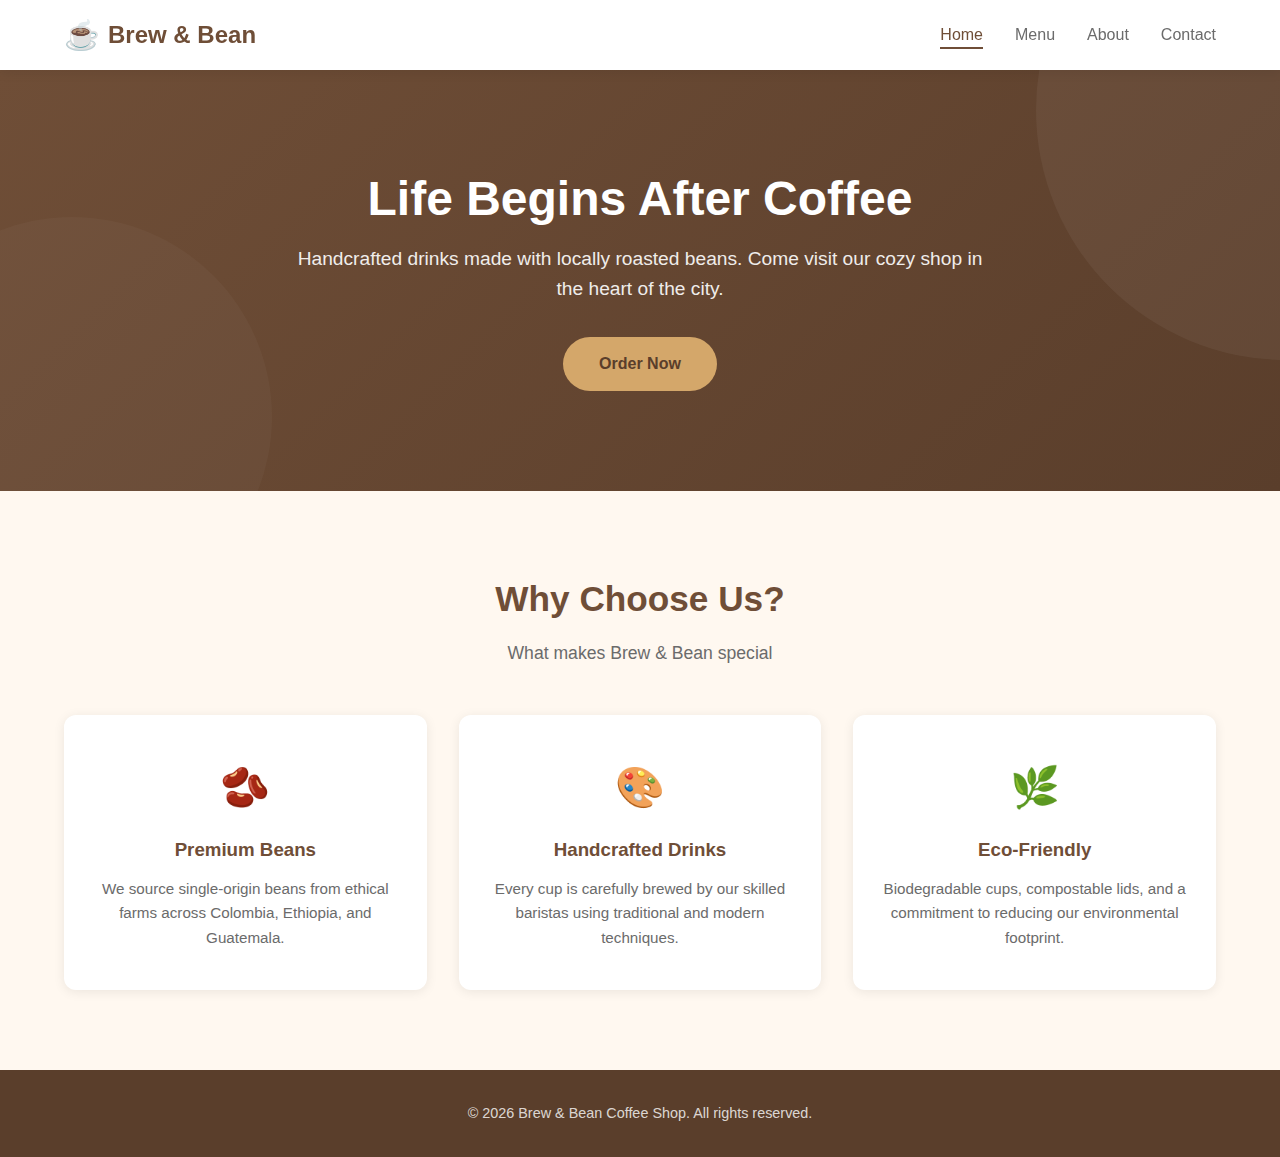
<file: index.html>
<!DOCTYPE html>
<html lang="en">
<head>
  <meta charset="UTF-8" />
  <meta name="viewport" content="width=device-width, initial-scale=1.0" />
  <title>Brew & Bean – Home</title>
  <link rel="stylesheet" href="css/style.css" />

  <!-- Google Analytics 4 -->
  <script async src="https://www.googletagmanager.com/gtag/js?id=G-XXXXXXXXXX"></script>
  <script>
    window.dataLayer = window.dataLayer || [];
    function gtag(){ dataLayer.push(arguments); }
    gtag('js', new Date());
    gtag('config', 'G-XXXXXXXXXX');
  </script>
</head>


<body>

  <!-- ===== NAVBAR ===== -->
  <nav class="navbar">
    <div class="nav-container">
      <a href="index.html" class="nav-logo"><span>☕</span> Brew &amp; Bean</a>
      <ul class="nav-links" id="navLinks">
        <li><a href="index.html" class="active">Home</a></li>
        <li><a href="menu.html">Menu</a></li>
        <li><a href="about.html">About</a></li>
        <li><a href="contact.html">Contact</a></li>
      </ul>
      <button class="hamburger" id="hamburger" aria-label="Toggle navigation">
        <span></span><span></span><span></span>
      </button>
    </div>
  </nav>

  <!-- ===== HERO SECTION ===== -->
  <section class="hero">
    <div class="hero-content">
      <h1>Life Begins After Coffee</h1>
      <p>Handcrafted drinks made with locally roasted beans. Come visit our cozy shop in the heart of the city.</p>
      <a href="menu.html" class="btn btn-primary" id="orderNowBtn">Order Now</a>
    </div>
  </section>

  <!-- ===== FEATURES SECTION ===== -->
  <section class="section">
    <div class="section-title">
      <h2>Why Choose Us?</h2>
      <p>What makes Brew &amp; Bean special</p>
    </div>
    <div class="features-grid">
      <div class="feature-card">
        <div class="feature-icon">🫘</div>
        <h3>Premium Beans</h3>
        <p>We source single-origin beans from ethical farms across Colombia, Ethiopia, and Guatemala.</p>
      </div>
      <div class="feature-card">
        <div class="feature-icon">🎨</div>
        <h3>Handcrafted Drinks</h3>
        <p>Every cup is carefully brewed by our skilled baristas using traditional and modern techniques.</p>
      </div>
      <div class="feature-card">
        <div class="feature-icon">🌿</div>
        <h3>Eco-Friendly</h3>
        <p>Biodegradable cups, compostable lids, and a commitment to reducing our environmental footprint.</p>
      </div>
    </div>
  </section>

  <!-- ===== FOOTER ===== -->
  <footer class="footer">
    <p>&copy; 2026 Brew &amp; Bean Coffee Shop. All rights reserved.</p>
  </footer>

  <script src="js/main.js"></script>
</body>
</html>
</file>
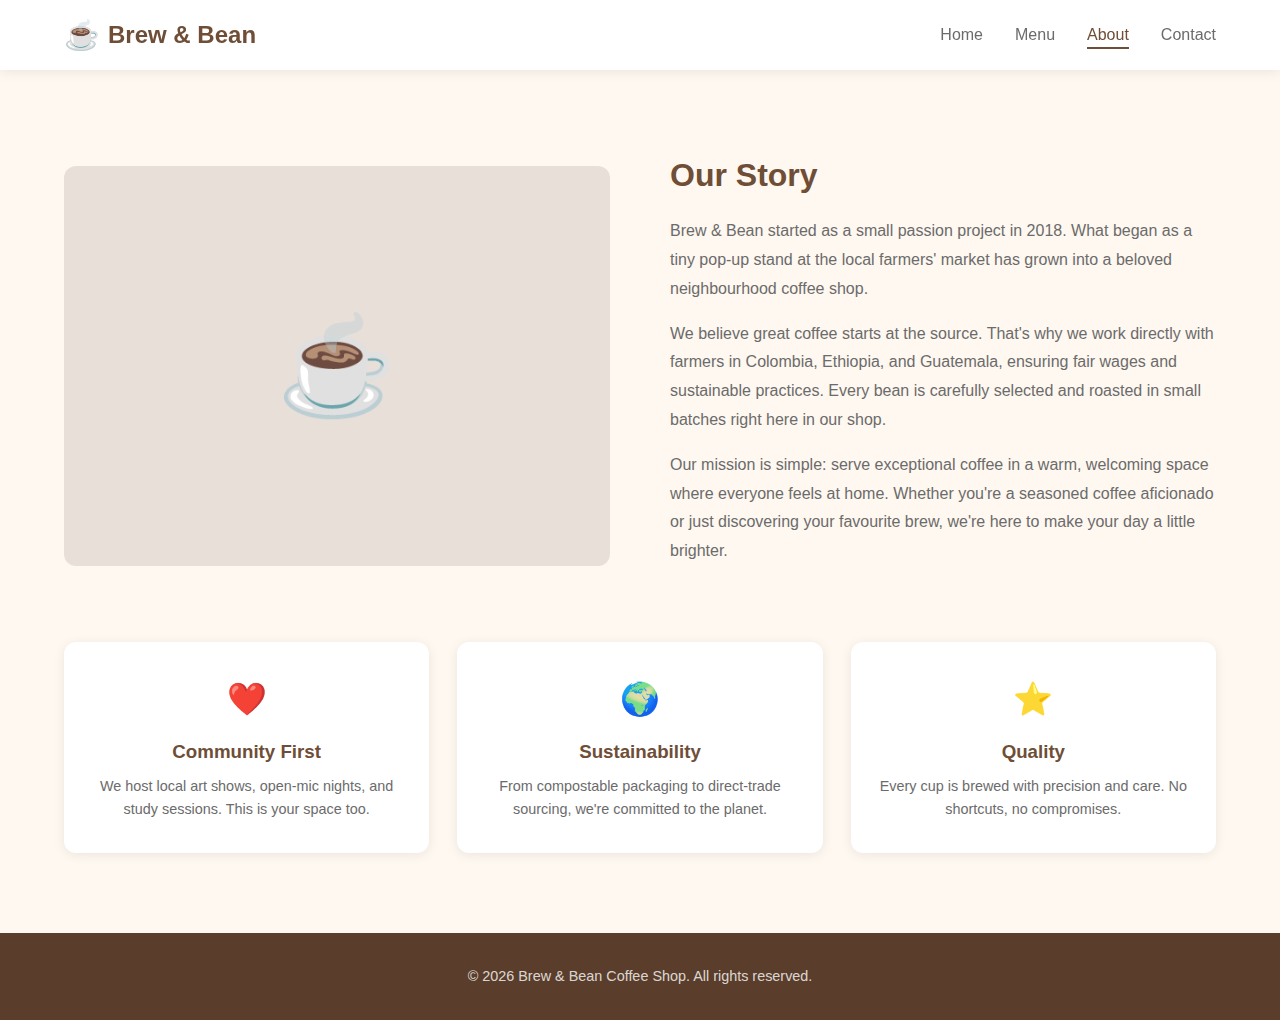
<file: about.html>
<!DOCTYPE html>
<html lang="en">
<head>
  <meta charset="UTF-8" />
  <meta name="viewport" content="width=device-width, initial-scale=1.0" />
  <title>Brew & Bean – About</title>
  <link rel="stylesheet" href="css/style.css" />

  <!-- Google Analytics 4 -->
  <script async src="https://www.googletagmanager.com/gtag/js?id=G-CFGTT31JWT"></script>
  <script>
    window.dataLayer = window.dataLayer || [];
    function gtag(){ dataLayer.push(arguments); }
    gtag('js', new Date());
    gtag('config', 'G-CFGTT31JWT');
  </script>
</head>
<body>

  <!-- ===== NAVBAR ===== -->
  <nav class="navbar">
    <div class="nav-container">
      <a href="index.html" class="nav-logo"><span>☕</span> Brew &amp; Bean</a>
      <ul class="nav-links" id="navLinks">
        <li><a href="index.html">Home</a></li>
        <li><a href="menu.html">Menu</a></li>
        <li><a href="about.html" class="active">About</a></li>
        <li><a href="contact.html">Contact</a></li>
      </ul>
      <button class="hamburger" id="hamburger" aria-label="Toggle navigation">
        <span></span><span></span><span></span>
      </button>
    </div>
  </nav>

  <!-- ===== ABOUT SECTION ===== -->
  <section class="section">
    <div class="about-content">
      <div class="about-image">☕</div>
      <div class="about-text">
        <h2>Our Story</h2>
        <p>
          Brew &amp; Bean started as a small passion project in 2018. What began as a tiny pop-up
          stand at the local farmers' market has grown into a beloved neighbourhood coffee shop.
        </p>
        <p>
          We believe great coffee starts at the source. That's why we work directly with farmers
          in Colombia, Ethiopia, and Guatemala, ensuring fair wages and sustainable practices.
          Every bean is carefully selected and roasted in small batches right here in our shop.
        </p>
        <p>
          Our mission is simple: serve exceptional coffee in a warm, welcoming space where
          everyone feels at home. Whether you're a seasoned coffee aficionado or just discovering
          your favourite brew, we're here to make your day a little brighter.
        </p>
      </div>
    </div>

    <!-- Values -->
    <div class="values-grid">
      <div class="value-card">
        <div class="value-icon">❤️</div>
        <h3>Community First</h3>
        <p>We host local art shows, open-mic nights, and study sessions. This is your space too.</p>
      </div>
      <div class="value-card">
        <div class="value-icon">🌍</div>
        <h3>Sustainability</h3>
        <p>From compostable packaging to direct-trade sourcing, we're committed to the planet.</p>
      </div>
      <div class="value-card">
        <div class="value-icon">⭐</div>
        <h3>Quality</h3>
        <p>Every cup is brewed with precision and care. No shortcuts, no compromises.</p>
      </div>
    </div>
  </section>

  <!-- ===== FOOTER ===== -->
  <footer class="footer">
    <p>&copy; 2026 Brew &amp; Bean Coffee Shop. All rights reserved.</p>
  </footer>

  <script src="js/main.js"></script>
</body>
</html>
</file>
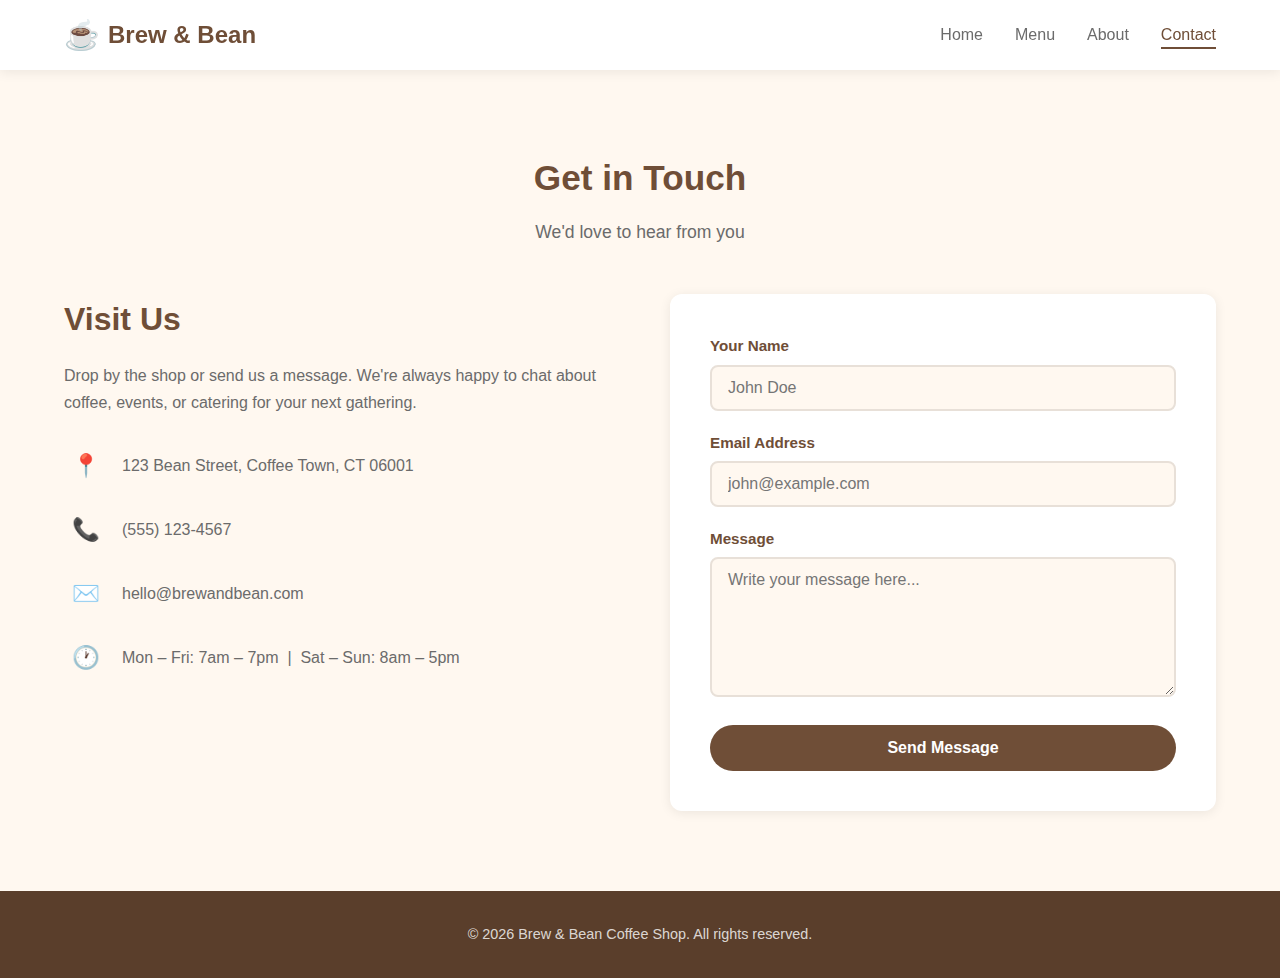
<file: contact.html>
<!DOCTYPE html>
<html lang="en">
<head>
  <meta charset="UTF-8" />
  <meta name="viewport" content="width=device-width, initial-scale=1.0" />
  <title>Brew & Bean – Contact</title>
  <link rel="stylesheet" href="css/style.css" />

  <!-- Google Analytics 4 -->
  <script async src="https://www.googletagmanager.com/gtag/js?id=G-CFGTT31JWT"></script>
  <script>
    window.dataLayer = window.dataLayer || [];
    function gtag(){ dataLayer.push(arguments); }
    gtag('js', new Date());
    gtag('config', 'G-CFGTT31JWT');
  </script>
</head>
<body>

  <!-- ===== NAVBAR ===== -->
  <nav class="navbar">
    <div class="nav-container">
      <a href="index.html" class="nav-logo"><span>☕</span> Brew &amp; Bean</a>
      <ul class="nav-links" id="navLinks">
        <li><a href="index.html">Home</a></li>
        <li><a href="menu.html">Menu</a></li>
        <li><a href="about.html">About</a></li>
        <li><a href="contact.html" class="active">Contact</a></li>
      </ul>
      <button class="hamburger" id="hamburger" aria-label="Toggle navigation">
        <span></span><span></span><span></span>
      </button>
    </div>
  </nav>

  <!-- ===== CONTACT SECTION ===== -->
  <section class="section">
    <div class="section-title">
      <h2>Get in Touch</h2>
      <p>We'd love to hear from you</p>
    </div>
    <div class="contact-wrapper">

      <!-- Contact Info -->
      <div class="contact-info">
        <h2>Visit Us</h2>
        <p>
          Drop by the shop or send us a message. We're always happy to chat about coffee,
          events, or catering for your next gathering.
        </p>
        <ul class="contact-details">
          <li>
            <div class="detail-icon">📍</div>
            <span>123 Bean Street, Coffee Town, CT 06001</span>
          </li>
          <li>
            <div class="detail-icon">📞</div>
            <span>(555) 123-4567</span>
          </li>
          <li>
            <div class="detail-icon">✉️</div>
            <span>hello@brewandbean.com</span>
          </li>
          <li>
            <div class="detail-icon">🕐</div>
            <span>Mon – Fri: 7am – 7pm &nbsp;|&nbsp; Sat – Sun: 8am – 5pm</span>
          </li>
        </ul>
      </div>

      <!-- Contact Form -->
      <div>
        <form class="contact-form" id="contactForm">
          <div class="form-group">
            <label for="formName">Your Name</label>
            <input type="text" id="formName" name="name" placeholder="John Doe" required />
          </div>
          <div class="form-group">
            <label for="formEmail">Email Address</label>
            <input type="email" id="formEmail" name="email" placeholder="john@example.com" required />
          </div>
          <div class="form-group">
            <label for="formMessage">Message</label>
            <textarea id="formMessage" name="message" placeholder="Write your message here..." required></textarea>
          </div>
          <button type="submit" class="btn btn-submit">Send Message</button>
        </form>
        <div class="form-success" id="formSuccess">
          ✅ Thank you! Your message has been sent successfully.
        </div>
      </div>

    </div>
  </section>

  <!-- ===== FOOTER ===== -->
  <footer class="footer">
    <p>&copy; 2026 Brew &amp; Bean Coffee Shop. All rights reserved.</p>
  </footer>

  <script src="js/main.js"></script>
</body>
</html>
</file>
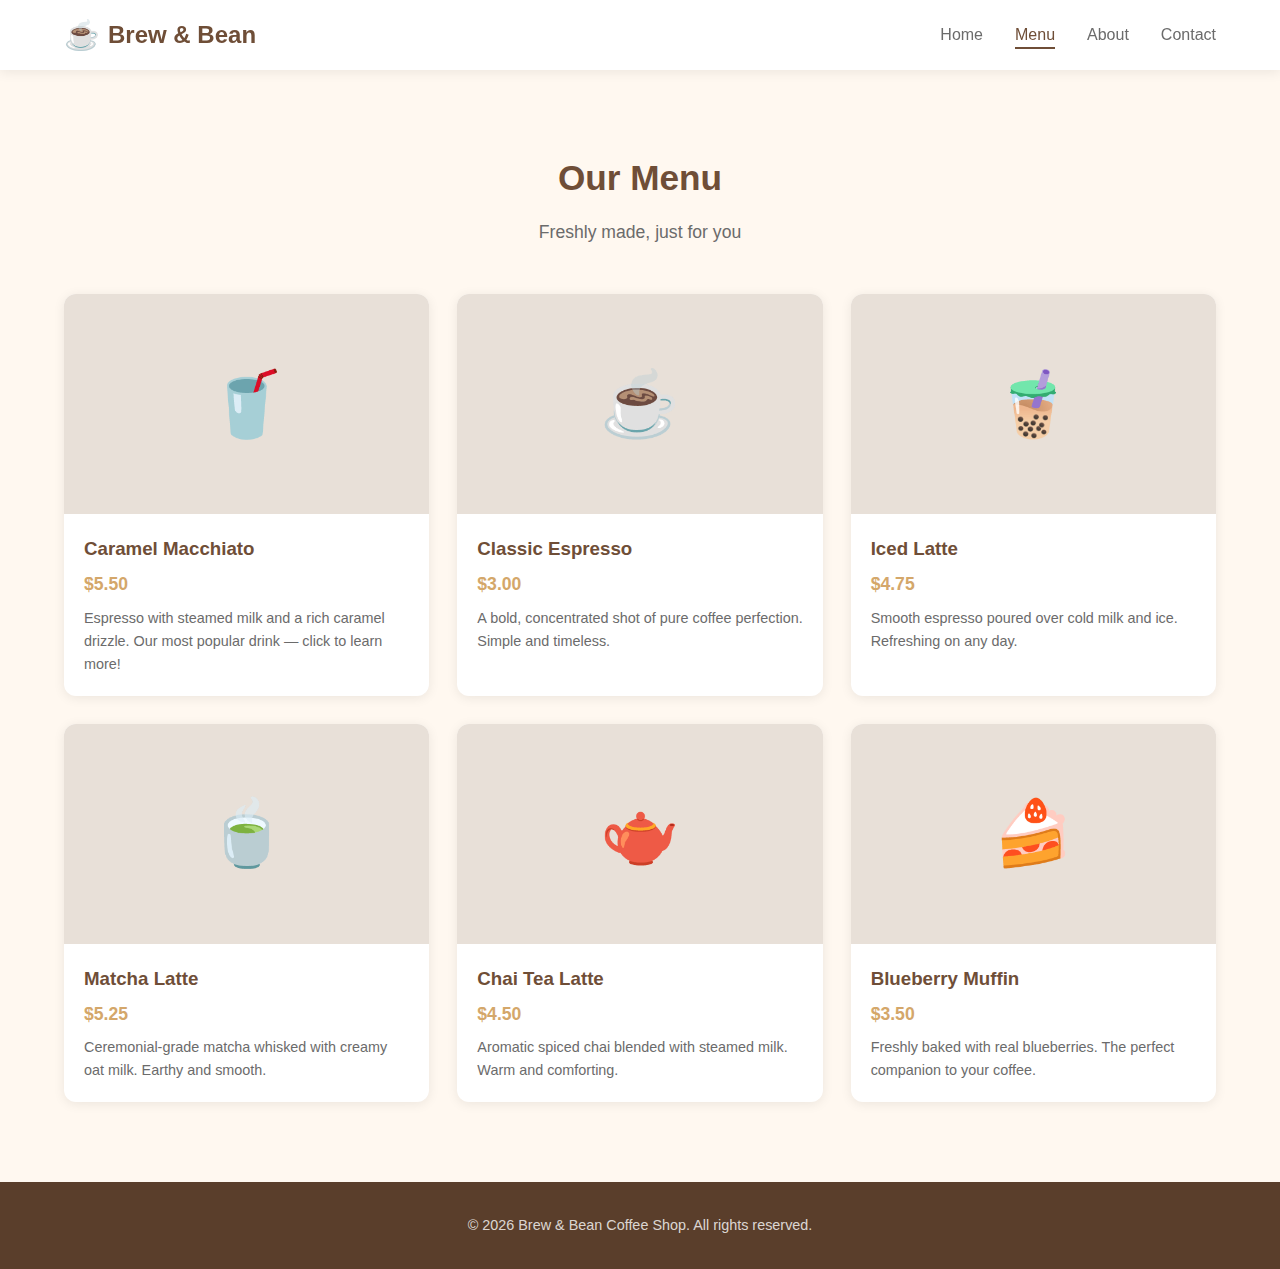
<file: menu.html>
<!DOCTYPE html>
<html lang="en">
<head>
  <meta charset="UTF-8" />
  <meta name="viewport" content="width=device-width, initial-scale=1.0" />
  <title>Brew & Bean – Menu</title>
  <link rel="stylesheet" href="css/style.css" />

  <!-- Google Analytics 4 -->
  <script async src="https://www.googletagmanager.com/gtag/js?id=G-CFGTT31JWT"></script>
  <script>
    window.dataLayer = window.dataLayer || [];
    function gtag(){ dataLayer.push(arguments); }
    gtag('js', new Date());
    gtag('config', 'G-CFGTT31JWT');
  </script>
</head>
<body>

  <!-- ===== NAVBAR ===== -->
  <nav class="navbar">
    <div class="nav-container">
      <a href="index.html" class="nav-logo"><span>☕</span> Brew &amp; Bean</a>
      <ul class="nav-links" id="navLinks">
        <li><a href="index.html">Home</a></li>
        <li><a href="menu.html" class="active">Menu</a></li>
        <li><a href="about.html">About</a></li>
        <li><a href="contact.html">Contact</a></li>
      </ul>
      <button class="hamburger" id="hamburger" aria-label="Toggle navigation">
        <span></span><span></span><span></span>
      </button>
    </div>
  </nav>

  <!-- ===== MENU SECTION ===== -->
  <section class="section">
    <div class="section-title">
      <h2>Our Menu</h2>
      <p>Freshly made, just for you</p>
    </div>
    <div class="menu-grid">

      <!-- CLICKABLE PRODUCT (tracked by GA4) -->
      <div class="menu-card clickable" data-product="Caramel Macchiato" data-price="$5.50">
        <div class="menu-card-img">🥤</div>
        <div class="menu-card-body">
          <h3>Caramel Macchiato</h3>
          <div class="price">$5.50</div>
          <p>Espresso with steamed milk and a rich caramel drizzle. Our most popular drink — click to learn more!</p>
        </div>
      </div>

      <div class="menu-card">
        <div class="menu-card-img">☕</div>
        <div class="menu-card-body">
          <h3>Classic Espresso</h3>
          <div class="price">$3.00</div>
          <p>A bold, concentrated shot of pure coffee perfection. Simple and timeless.</p>
        </div>
      </div>

      <div class="menu-card">
        <div class="menu-card-img">🧋</div>
        <div class="menu-card-body">
          <h3>Iced Latte</h3>
          <div class="price">$4.75</div>
          <p>Smooth espresso poured over cold milk and ice. Refreshing on any day.</p>
        </div>
      </div>

      <div class="menu-card">
        <div class="menu-card-img">🍵</div>
        <div class="menu-card-body">
          <h3>Matcha Latte</h3>
          <div class="price">$5.25</div>
          <p>Ceremonial-grade matcha whisked with creamy oat milk. Earthy and smooth.</p>
        </div>
      </div>

      <div class="menu-card">
        <div class="menu-card-img">🫖</div>
        <div class="menu-card-body">
          <h3>Chai Tea Latte</h3>
          <div class="price">$4.50</div>
          <p>Aromatic spiced chai blended with steamed milk. Warm and comforting.</p>
        </div>
      </div>

      <div class="menu-card">
        <div class="menu-card-img">🍰</div>
        <div class="menu-card-body">
          <h3>Blueberry Muffin</h3>
          <div class="price">$3.50</div>
          <p>Freshly baked with real blueberries. The perfect companion to your coffee.</p>
        </div>
      </div>

    </div>
  </section>

  <!-- ===== PRODUCT DETAIL MODAL ===== -->
  <div class="modal-overlay" id="productModal">
    <div class="modal-content">
      <button class="modal-close" onclick="closeModal()">&times;</button>
      <div class="modal-icon" id="modalIcon">🥤</div>
      <h2 id="modalName">Caramel Macchiato</h2>
      <div class="modal-price" id="modalPrice">$5.50</div>
      <p class="modal-desc" id="modalDesc">Description here</p>
    </div>
  </div>

  <!-- ===== FOOTER ===== -->
  <footer class="footer">
    <p>&copy; 2026 Brew &amp; Bean Coffee Shop. All rights reserved.</p>
  </footer>

  <script src="js/main.js"></script>
</body>
</html>
</file>
<file: css/style.css>
/* ===== BASE RESET & VARIABLES ===== */
:root {
  --primary: #6F4E37;
  --primary-dark: #5a3e2b;
  --accent: #D4A76A;
  --bg-light: #FFF8F0;
  --bg-white: #ffffff;
  --text-dark: #2c2c2c;
  --text-muted: #6b6b6b;
  --border: #e8e0d8;
  --shadow: 0 2px 12px rgba(0, 0, 0, 0.08);
  --radius: 12px;
  --transition: 0.3s ease;
}

*,
*::before,
*::after {
  margin: 0;
  padding: 0;
  box-sizing: border-box;
}

html {
  scroll-behavior: smooth;
}

body {
  font-family: 'Segoe UI', Tahoma, Geneva, Verdana, sans-serif;
  color: var(--text-dark);
  background-color: var(--bg-light);
  line-height: 1.6;
}

a {
  text-decoration: none;
  color: inherit;
}

img {
  max-width: 100%;
  display: block;
}

/* ===== NAVBAR ===== */
.navbar {
  background-color: var(--bg-white);
  box-shadow: var(--shadow);
  position: sticky;
  top: 0;
  z-index: 1000;
}

.nav-container {
  max-width: 1200px;
  margin: 0 auto;
  padding: 0 24px;
  display: flex;
  justify-content: space-between;
  align-items: center;
  height: 70px;
}

.nav-logo {
  font-size: 1.5rem;
  font-weight: 700;
  color: var(--primary);
  display: flex;
  align-items: center;
  gap: 8px;
}

.nav-logo span {
  font-size: 1.8rem;
}

.nav-links {
  list-style: none;
  display: flex;
  gap: 32px;
}

.nav-links a {
  font-weight: 500;
  color: var(--text-muted);
  transition: color var(--transition);
  position: relative;
  padding: 4px 0;
}

.nav-links a::after {
  content: '';
  position: absolute;
  bottom: -2px;
  left: 0;
  width: 0;
  height: 2px;
  background-color: var(--primary);
  transition: width var(--transition);
}

.nav-links a:hover,
.nav-links a.active {
  color: var(--primary);
}

.nav-links a:hover::after,
.nav-links a.active::after {
  width: 100%;
}

/* Hamburger Menu */
.hamburger {
  display: none;
  flex-direction: column;
  gap: 5px;
  cursor: pointer;
  background: none;
  border: none;
  padding: 4px;
}

.hamburger span {
  display: block;
  width: 25px;
  height: 3px;
  background-color: var(--primary);
  border-radius: 3px;
  transition: var(--transition);
}

/* ===== HERO SECTION ===== */
.hero {
  background: linear-gradient(135deg, var(--primary) 0%, var(--primary-dark) 100%);
  color: white;
  text-align: center;
  padding: 100px 24px;
  position: relative;
  overflow: hidden;
}

.hero::before {
  content: '';
  position: absolute;
  top: -50%;
  right: -20%;
  width: 500px;
  height: 500px;
  background: rgba(255, 255, 255, 0.05);
  border-radius: 50%;
}

.hero::after {
  content: '';
  position: absolute;
  bottom: -30%;
  left: -10%;
  width: 400px;
  height: 400px;
  background: rgba(255, 255, 255, 0.03);
  border-radius: 50%;
}

.hero-content {
  position: relative;
  z-index: 1;
  max-width: 700px;
  margin: 0 auto;
}

.hero h1 {
  font-size: 3rem;
  margin-bottom: 16px;
  line-height: 1.2;
}

.hero p {
  font-size: 1.2rem;
  opacity: 0.9;
  margin-bottom: 32px;
}

/* ===== BUTTONS ===== */
.btn {
  display: inline-block;
  padding: 14px 36px;
  border-radius: 50px;
  font-size: 1rem;
  font-weight: 600;
  cursor: pointer;
  transition: all var(--transition);
  border: none;
}

.btn-primary {
  background-color: var(--accent);
  color: var(--primary-dark);
}

.btn-primary:hover {
  background-color: #c89b5a;
  transform: translateY(-2px);
  box-shadow: 0 4px 16px rgba(212, 167, 106, 0.4);
}

.btn-outline {
  background-color: transparent;
  color: white;
  border: 2px solid white;
}

.btn-outline:hover {
  background-color: white;
  color: var(--primary);
}

.btn-submit {
  background-color: var(--primary);
  color: white;
  width: 100%;
}

.btn-submit:hover {
  background-color: var(--primary-dark);
  transform: translateY(-2px);
}

/* ===== SECTIONS ===== */
.section {
  max-width: 1200px;
  margin: 0 auto;
  padding: 80px 24px;
}

.section-title {
  text-align: center;
  margin-bottom: 48px;
}

.section-title h2 {
  font-size: 2.2rem;
  color: var(--primary);
  margin-bottom: 12px;
}

.section-title p {
  color: var(--text-muted);
  font-size: 1.1rem;
}

/* ===== FEATURES (Home) ===== */
.features-grid {
  display: grid;
  grid-template-columns: repeat(3, 1fr);
  gap: 32px;
}

.feature-card {
  background: var(--bg-white);
  padding: 40px 28px;
  border-radius: var(--radius);
  text-align: center;
  box-shadow: var(--shadow);
  transition: transform var(--transition);
}

.feature-card:hover {
  transform: translateY(-4px);
}

.feature-icon {
  font-size: 2.5rem;
  margin-bottom: 16px;
}

.feature-card h3 {
  margin-bottom: 12px;
  color: var(--primary);
}

.feature-card p {
  color: var(--text-muted);
  font-size: 0.95rem;
}

/* ===== MENU PAGE ===== */
.menu-grid {
  display: grid;
  grid-template-columns: repeat(3, 1fr);
  gap: 28px;
}

.menu-card {
  background: var(--bg-white);
  border-radius: var(--radius);
  overflow: hidden;
  box-shadow: var(--shadow);
  transition: transform var(--transition), box-shadow var(--transition);
  cursor: default;
}

.menu-card.clickable {
  cursor: pointer;
}

.menu-card:hover {
  transform: translateY(-4px);
  box-shadow: 0 6px 24px rgba(0, 0, 0, 0.12);
}

.menu-card-img {
  width: 100%;
  height: 220px;
  background-color: var(--border);
  display: flex;
  align-items: center;
  justify-content: center;
  font-size: 4rem;
  color: var(--primary);
  position: relative;
}

.menu-card.clickable .menu-card-img::after {
  content: 'Click for details';
  position: absolute;
  bottom: 0;
  left: 0;
  right: 0;
  padding: 8px;
  background: rgba(111, 78, 55, 0.85);
  color: white;
  font-size: 0.8rem;
  text-align: center;
  opacity: 0;
  transition: opacity var(--transition);
}

.menu-card.clickable:hover .menu-card-img::after {
  opacity: 1;
}

.menu-card-body {
  padding: 20px;
}

.menu-card-body h3 {
  margin-bottom: 6px;
  color: var(--primary);
}

.menu-card-body .price {
  font-size: 1.1rem;
  font-weight: 700;
  color: var(--accent);
  margin-bottom: 8px;
}

.menu-card-body p {
  color: var(--text-muted);
  font-size: 0.9rem;
}

/* Product Detail Modal */
.modal-overlay {
  display: none;
  position: fixed;
  inset: 0;
  background: rgba(0, 0, 0, 0.5);
  z-index: 2000;
  align-items: center;
  justify-content: center;
  padding: 24px;
}

.modal-overlay.active {
  display: flex;
}

.modal-content {
  background: var(--bg-white);
  border-radius: var(--radius);
  max-width: 500px;
  width: 100%;
  padding: 40px;
  text-align: center;
  position: relative;
  animation: modalIn 0.3s ease;
}

@keyframes modalIn {
  from {
    opacity: 0;
    transform: scale(0.9);
  }
  to {
    opacity: 1;
    transform: scale(1);
  }
}

.modal-close {
  position: absolute;
  top: 12px;
  right: 16px;
  font-size: 1.5rem;
  cursor: pointer;
  background: none;
  border: none;
  color: var(--text-muted);
  transition: color var(--transition);
}

.modal-close:hover {
  color: var(--text-dark);
}

.modal-content .modal-icon {
  font-size: 4rem;
  margin-bottom: 16px;
}

.modal-content h2 {
  color: var(--primary);
  margin-bottom: 8px;
}

.modal-content .modal-price {
  font-size: 1.3rem;
  font-weight: 700;
  color: var(--accent);
  margin-bottom: 16px;
}

.modal-content .modal-desc {
  color: var(--text-muted);
  line-height: 1.7;
}

/* ===== ABOUT PAGE ===== */
.about-content {
  display: grid;
  grid-template-columns: 1fr 1fr;
  gap: 60px;
  align-items: center;
}

.about-image {
  background-color: var(--border);
  border-radius: var(--radius);
  height: 400px;
  display: flex;
  align-items: center;
  justify-content: center;
  font-size: 6rem;
  color: var(--primary);
}

.about-text h2 {
  font-size: 2rem;
  color: var(--primary);
  margin-bottom: 16px;
}

.about-text p {
  color: var(--text-muted);
  margin-bottom: 16px;
  line-height: 1.8;
}

.values-grid {
  display: grid;
  grid-template-columns: repeat(3, 1fr);
  gap: 28px;
  margin-top: 60px;
}

.value-card {
  text-align: center;
  padding: 32px 20px;
  background: var(--bg-white);
  border-radius: var(--radius);
  box-shadow: var(--shadow);
}

.value-card .value-icon {
  font-size: 2rem;
  margin-bottom: 12px;
}

.value-card h3 {
  color: var(--primary);
  margin-bottom: 8px;
}

.value-card p {
  color: var(--text-muted);
  font-size: 0.9rem;
}

/* ===== CONTACT PAGE ===== */
.contact-wrapper {
  display: grid;
  grid-template-columns: 1fr 1fr;
  gap: 60px;
}

.contact-info h2 {
  font-size: 2rem;
  color: var(--primary);
  margin-bottom: 16px;
}

.contact-info p {
  color: var(--text-muted);
  margin-bottom: 28px;
  line-height: 1.7;
}

.contact-details {
  list-style: none;
  display: flex;
  flex-direction: column;
  gap: 20px;
}

.contact-details li {
  display: flex;
  align-items: center;
  gap: 14px;
  color: var(--text-muted);
}

.contact-details .detail-icon {
  font-size: 1.4rem;
  width: 44px;
  height: 44px;
  background: var(--bg-light);
  border-radius: 50%;
  display: flex;
  align-items: center;
  justify-content: center;
}

.contact-form {
  background: var(--bg-white);
  padding: 40px;
  border-radius: var(--radius);
  box-shadow: var(--shadow);
}

.form-group {
  margin-bottom: 20px;
}

.form-group label {
  display: block;
  margin-bottom: 6px;
  font-weight: 600;
  color: var(--primary);
  font-size: 0.95rem;
}

.form-group input,
.form-group textarea {
  width: 100%;
  padding: 12px 16px;
  border: 2px solid var(--border);
  border-radius: 8px;
  font-size: 1rem;
  font-family: inherit;
  transition: border-color var(--transition);
  background: var(--bg-light);
}

.form-group input:focus,
.form-group textarea:focus {
  outline: none;
  border-color: var(--primary);
  background: var(--bg-white);
}

.form-group textarea {
  resize: vertical;
  min-height: 140px;
}

.form-success {
  display: none;
  text-align: center;
  padding: 24px;
  color: #2e7d32;
  font-weight: 600;
}

.form-success.show {
  display: block;
}

/* ===== FOOTER ===== */
.footer {
  background-color: var(--primary-dark);
  color: rgba(255, 255, 255, 0.8);
  text-align: center;
  padding: 32px 24px;
  margin-top: 0;
}

.footer p {
  font-size: 0.9rem;
}

.footer a {
  color: var(--accent);
}

/* ===== RESPONSIVE ===== */
@media (max-width: 768px) {
  /* Navbar */
  .hamburger {
    display: flex;
  }

  .nav-links {
    display: none;
    position: absolute;
    top: 70px;
    left: 0;
    right: 0;
    background: var(--bg-white);
    flex-direction: column;
    padding: 24px;
    gap: 20px;
    box-shadow: 0 8px 16px rgba(0, 0, 0, 0.1);
  }

  .nav-links.open {
    display: flex;
  }

  /* Hero */
  .hero {
    padding: 60px 24px;
  }

  .hero h1 {
    font-size: 2rem;
  }

  .hero p {
    font-size: 1rem;
  }

  /* Features */
  .features-grid {
    grid-template-columns: 1fr;
    gap: 20px;
  }

  /* Menu */
  .menu-grid {
    grid-template-columns: 1fr;
  }

  /* About */
  .about-content {
    grid-template-columns: 1fr;
    gap: 32px;
  }

  .about-image {
    height: 250px;
  }

  .values-grid {
    grid-template-columns: 1fr;
  }

  /* Contact */
  .contact-wrapper {
    grid-template-columns: 1fr;
    gap: 32px;
  }

  /* Section */
  .section {
    padding: 48px 20px;
  }

  .section-title h2 {
    font-size: 1.8rem;
  }
}

@media (min-width: 769px) and (max-width: 1024px) {
  .features-grid {
    grid-template-columns: repeat(2, 1fr);
  }

  .menu-grid {
    grid-template-columns: repeat(2, 1fr);
  }

  .values-grid {
    grid-template-columns: repeat(2, 1fr);
  }
}
</file>
